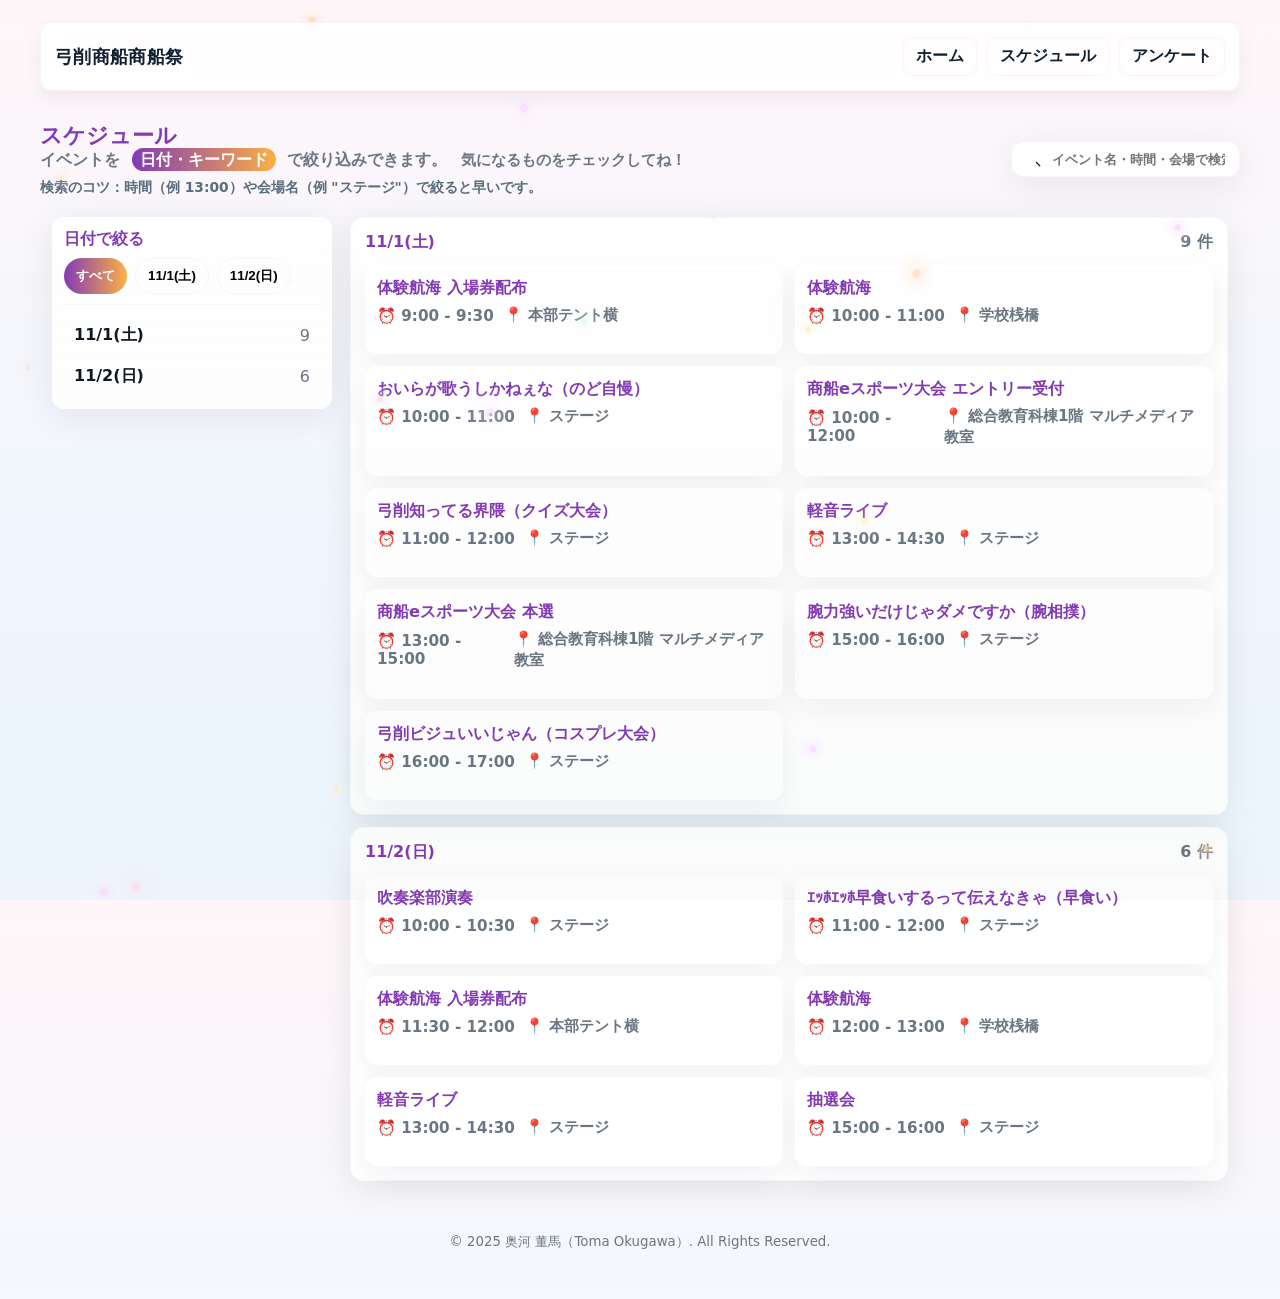
<file: html/schedule.html>
<!doctype html>
<html lang="ja">

<head>
  <meta charset="utf-8" />
  <meta name="viewport" content="width=device-width,initial-scale=1" />
  <title>弓削商船商船祭 - スケジュール</title>
  <link rel="stylesheet" href="../css/style.css">

  <style>
    #schedulePage {
      padding: 20px 0
    }

    .page-hero {
      display: flex;
      align-items: center;
      justify-content: space-between;
      gap: 12px;
      margin: 12px 0 20px
    }

    .page-hero .title {
      font-size: 1.35rem;
      font-weight: 800;
      color: var(--nav-accent)
    }

    .page-hero .subtitle {
      color: var(--muted);
      font-weight: 600
    }

    .controls {
      display: flex;
      gap: 12px;
      align-items: center
    }

    .search {
      display: flex;
      align-items: center;
      gap: 8px;
      padding: 8px 12px;
      border-radius: 12px;
      background: rgba(255, 255, 255, 0.9);
      box-shadow: var(--shadow);
      border: 1px solid rgba(16, 32, 48, 0.04)
    }

    .search input {
      border: 0;
      outline: none;
      background: transparent;
      font-weight: 600
    }

    .date-filters {
      display: flex;
      gap: 8px;
      flex-wrap: wrap
    }

    .date-filters button {
      padding: 8px 12px;
      border-radius: 999px;
      border: 1px solid rgba(16, 32, 48, 0.04);
      background: transparent;
      cursor: pointer;
      font-weight: 700
    }

    .date-filters button.active {
      background: linear-gradient(90deg, var(--accentA) 0%, var(--accentC) 100%);
      color: white;
      border: none
    }

    .subtitle .highlight {
      padding: 2px 8px;
      border-radius: 999px;
      font-weight: 900;
      background: linear-gradient(90deg, var(--accentA), var(--accentC));
      color: white;
      margin: 0 6px
    }

    .subtitle-meta {
      display: inline-block;
      margin-left: 8px;
      font-weight: 600;
      color: var(--muted);
      font-size: 0.95rem
    }

    .hint {
      margin-top: 8px;
      font-size: 0.86rem;
      color: rgba(19, 50, 68, 0.7)
    }

    .schedule-grid {
      display: grid;
      grid-template-columns: 280px 1fr;
      gap: 18px;
      align-items: start;
      margin-top: 8px
    }

    .dates-list {
      position: sticky;
      top: 88px;
      padding: 12px;
      border-radius: 12px;
      background: linear-gradient(180deg, rgba(255, 255, 255, 0.9), rgba(255, 255, 255, 0.85));
      box-shadow: var(--shadow);
      height: max-content
    }

    .dates-list h4 {
      margin: 0 0 8px;
      color: var(--nav-accent)
    }

    .dates-list .date-item {
      display: flex;
      justify-content: space-between;
      align-items: center;
      padding: 10px;
      border-radius: 10px;
      cursor: pointer
    }

    .dates-list .date-item:hover {
      background: linear-gradient(90deg, rgba(131, 58, 180, 0.06), rgba(252, 176, 69, 0.04))
    }

    .events-column {
      display: flex;
      flex-direction: column;
      gap: 12px
    }

    .date-group {
      background: var(--card);
      padding: 14px;
      border-radius: 14px;
      box-shadow: var(--shadow);
      border: 1px solid rgba(16, 32, 48, 0.03)
    }

    .date-group .group-header {
      display: flex;
      justify-content: space-between;
      align-items: center;
      gap: 12px
    }

    .group-header .g-title {
      font-weight: 800;
      color: var(--nav-accent)
    }

    .group-header .g-info {
      color: var(--muted);
      font-weight: 700
    }

    .events-grid {
      display: grid;
      grid-template-columns: repeat(2, 1fr);
      gap: 12px;
      margin-top: 12px
    }

    .event-card.custom {
      padding: 12px;
      border-radius: 12px;
      transition: transform .18s, box-shadow .18s
    }

    .event-card.custom:hover {
      transform: translateY(-6px);
      box-shadow: 0 18px 48px rgba(10, 20, 40, 0.12)
    }

    .event-meta-row {
      display: flex;
      gap: 10px;
      align-items: center;
      color: var(--muted);
      font-weight: 700;
      font-size: 0.95rem
    }

    .event-desc {
      margin-top: 8px;
      color: #133244
    }

    @media(max-width:980px) {
      .schedule-grid {
        grid-template-columns: 1fr
      }

      .events-grid {
        grid-template-columns: 1fr
      }

      .dates-list {
        position: relative;
        top: 0
      }
    }

    @media (max-width: 720px) {
      .page-hero {
        flex-direction: column;
        align-items: flex-start;
        gap: 8px;
      }

      .search input {
        width: 100%;
      }

      .schedule-grid {
        grid-template-columns: 1fr;
        gap: 14px;
      }

      .events-grid {
        grid-template-columns: 1fr;
      }

      .date-filters button {
        padding: 6px 10px;
        font-size: 0.85rem;
      }

      .date-item {
        font-size: 0.9rem;
      }
    }

    @media (max-width: 480px) {
      .page-hero .title {
        font-size: 1.2rem;
      }

      .page-hero .subtitle {
        font-size: 0.9rem;
      }

      .search {
        padding: 6px 8px;
      }

      .events-column {
        gap: 10px;
      }

      .event-card.custom h3 {
        font-size: 0.95rem;
      }

      .event-meta-row {
        flex-direction: column;
        gap: 4px;
        font-size: 0.85rem;
      }

      .date-group {
        padding: 10px;
      }

      .date-filters button {
        padding: 5px 8px;
        font-size: 0.8rem;
      }
    }
  </style>
</head>

<body>
  <canvas id="bgCanvas"></canvas>

  <header class="site-header">
    <div class="container header-inner">
      <div class="brand">
        <a class="logo" href="index.html">弓削商船商船祭</a>
      </div>
      <button id="navToggle" class="nav-toggle" aria-label="メニュー切替"><span class="hamburger"></span></button>
      <nav class="nav-links" id="navLinks">
        <a href="index.html">ホーム</a>
        <a href="schedule.html">スケジュール</a>
        <a href="survey.html">アンケート</a>
      </nav>
    </div>
  </header>

  <main class="container" id="schedulePage">
    <section class="page-hero">
      <div>
        <div class="title">スケジュール</div>
        <div class="subtitle">
          <span>イベントを</span>
          <span class="highlight">日付・キーワード</span>
          <span>で絞り込みできます。</span>
          <span class="subtitle-meta">気になるものをチェックしてね！</span>
          <div class="hint">検索のコツ：時間（例 13:00）や会場名（例 "ステージ"）で絞ると早いです。</div>
        </div>
      </div>

      <div class="controls">
        <div class="search" role="search" title="イベント検索">
          <svg width="18" height="18" viewBox="0 0 24 24" fill="none" aria-hidden>
            <path d="M21 21l-4.35-4.35" stroke="currentColor" stroke-width="1.6" stroke-linecap="round"
              stroke-linejoin="round" />
          </svg>
          <input id="searchInput" placeholder="イベント名・時間・会場で検索" aria-label="検索">
        </div>
      </div>

    </section>

    <section style="max-width:var(--maxW);margin:0 auto;padding:0 12px">
      <div class="schedule-grid">
        <aside class="dates-list">
          <h4>日付で絞る</h4>
          <div class="date-filters" id="dateFilters"></div>
          <hr style="border:none;border-top:1px solid rgba(16,32,48,0.04);margin:10px 0">
          <div id="datesListInner"></div>
        </aside>

        <section id="scheduleSection" class="events-column"></section>
      </div>
    </section>
  </main>

  <footer class="site-footer container"><small>&copy; 2025 奥河 董馬（Toma Okugawa）. All Rights Reserved.</small></footer>

  <script src="../js/shared.js"></script>
  <script>
    const events = [
      { date: '2025-11-01', time: '9:00 - 9:30', place: '本部テント横', title: '体験航海 入場券配布', desc: '' },
      { date: '2025-11-01', time: '10:00 - 11:00', place: '学校桟橋', title: '体験航海', desc: '' },
      { date: '2025-11-01', time: '10:00 - 11:00', place: 'ステージ', title: 'おいらが歌うしかねぇな（のど自慢）', desc: '' },
      { date: '2025-11-01', time: '10:00 - 12:00', place: '総合教育科棟1階 マルチメディア教室', title: '商船eスポーツ大会 エントリー受付', desc: '' },
      { date: '2025-11-01', time: '11:00 - 12:00', place: 'ステージ', title: '弓削知ってる界隈（クイズ大会）', desc: '' },
      { date: '2025-11-01', time: '13:00 - 14:30', place: 'ステージ', title: '軽音ライブ', desc: '' },
      { date: '2025-11-01', time: '13:00 - 15:00', place: '総合教育科棟1階 マルチメディア教室', title: '商船eスポーツ大会 本選', desc: '' },
      { date: '2025-11-01', time: '15:00 - 16:00', place: 'ステージ', title: '腕力強いだけじゃダメですか（腕相撲）', desc: '' },
      { date: '2025-11-01', time: '16:00 - 17:00', place: 'ステージ', title: '弓削ビジュいいじゃん（コスプレ大会）', desc: '' },
      { date: '2025-11-02', time: '10:00 - 10:30', place: 'ステージ', title: '吹奏楽部演奏', desc: '' },
      { date: '2025-11-02', time: '11:00 - 12:00', place: 'ステージ', title: 'ｴｯﾎｴｯﾎ早食いするって伝えなきゃ（早食い）', desc: '' },
      { date: '2025-11-02', time: '11:30 - 12:00', place: '本部テント横', title: '体験航海 入場券配布', desc: '' },
      { date: '2025-11-02', time: '12:00 - 13:00', place: '学校桟橋', title: '体験航海', desc: '' },
      { date: '2025-11-02', time: '13:00 - 14:30', place: 'ステージ', title: '軽音ライブ', desc: '' },
      { date: '2025-11-02', time: '15:00 - 16:00', place: 'ステージ', title: '抽選会', desc: '' }
    ];

    function formatDateJapanese(dateStr) {
      const d = new Date(dateStr + 'T00:00:00');
      const opts = { month: 'numeric', day: 'numeric', weekday: 'short' };
      return new Intl.DateTimeFormat('ja-JP', opts).format(d);
    }

    function groupByDate(arr) {
      return arr.reduce((acc, ev) => {
        (acc[ev.date] = acc[ev.date] || []).push(ev);
        return acc;
      }, {});
    }

    const scheduleSection = document.getElementById('scheduleSection');
    const dateFilters = document.getElementById('dateFilters');
    const datesListInner = document.getElementById('datesListInner');
    const searchInput = document.getElementById('searchInput');

    let activeDate = null;
    let filteredEvents = [...events];

    function render() {
      const grouped = groupByDate(filteredEvents);
      const dates = Object.keys(groupByDate(events)).sort();
      dateFilters.innerHTML = '';
      const allBtn = document.createElement('button');
      allBtn.textContent = 'すべて';
      allBtn.className = activeDate === null ? 'active' : '';
      allBtn.onclick = () => { activeDate = null; applyFilters(); };
      dateFilters.appendChild(allBtn);

      dates.forEach(d => {
        const btn = document.createElement('button');
        btn.textContent = formatDateJapanese(d);
        btn.className = (activeDate === d) ? 'active' : '';
        btn.onclick = () => { activeDate = d; applyFilters(); };
        dateFilters.appendChild(btn);
      });

      datesListInner.innerHTML = '';
      dates.forEach(d => {
        const item = document.createElement('div');
        item.className = 'date-item';
        item.innerHTML = `<div style="font-weight:800">${formatDateJapanese(d)}</div><div style="color:var(--muted)">${(groupByDate(events)[d] || []).length}</div>`;
        item.onclick = () => { activeDate = d; applyFilters(); window.scrollTo({ top: 0, behavior: 'smooth' }); };
        datesListInner.appendChild(item);
      });

      scheduleSection.innerHTML = '';
      const sortedDates = Object.keys(grouped).sort();
      if (sortedDates.length === 0) {
        const empty = document.createElement('div');
        empty.className = 'poster-placeholder';
        empty.innerHTML = `<div class="placeholder-inner"><div class="placeholder-title">該当するイベントはありません</div><div class="placeholder-sub">検索キーワードや日付フィルターを変えてみてください。</div></div>`;
        scheduleSection.appendChild(empty);
        return;
      }

      sortedDates.forEach(d => {
        const group = document.createElement('div');
        group.className = 'date-group';
        const header = document.createElement('div');
        header.className = 'group-header';
        header.innerHTML = `<div class="g-title">${formatDateJapanese(d)}</div><div class="g-info">${grouped[d].length} 件</div>`;
        group.appendChild(header);

        const grid = document.createElement('div');
        grid.className = 'events-grid';

        const parseStartMinutes = t => {
          if (!t) return 0;
          const part = (t.split('-')[0] || '').trim();
          const [hStr, mStr] = (part.split(':').map(s => s.trim()));
          const h = Number(hStr || 0);
          const m = Number(mStr || 0);
          if (Number.isNaN(h) || Number.isNaN(m)) return 0;
          return h * 60 + m;
        };

        grouped[d].sort((a, b) => parseStartMinutes(a.time) - parseStartMinutes(b.time)).forEach(ev => {
          const card = document.createElement('article');
          card.className = 'event-card custom';
          card.innerHTML = `
            <h3 style="margin:0 0 6px;color:var(--accentA);font-size:1.02rem">${ev.title}</h3>
            <div class="event-meta-row">
              <div title="時間">⏰ ${ev.time}</div>
              <div title="場所">📍 ${ev.place}</div>
            </div>
            <p class="event-desc">${ev.desc}</p>
          `;
          grid.appendChild(card);
        });

        group.appendChild(grid);
        scheduleSection.appendChild(group);
      });
    }

    function applyFilters() {
      const q = (searchInput.value || '').trim().toLowerCase();
      filteredEvents = events.filter(ev => {
        if (activeDate && ev.date !== activeDate) return false;
        if (!q) return true;
        return ([ev.title, ev.place, ev.time, ev.desc].join(' ')).toLowerCase().includes(q);
      });
      render();
    }

    searchInput.addEventListener('input', () => { applyFilters(); });

    render();

    document.getElementById('navToggle').addEventListener('click', () => {
      document.getElementById('navLinks').classList.toggle('show');
    });
  </script>
</body>

</html>
</file>
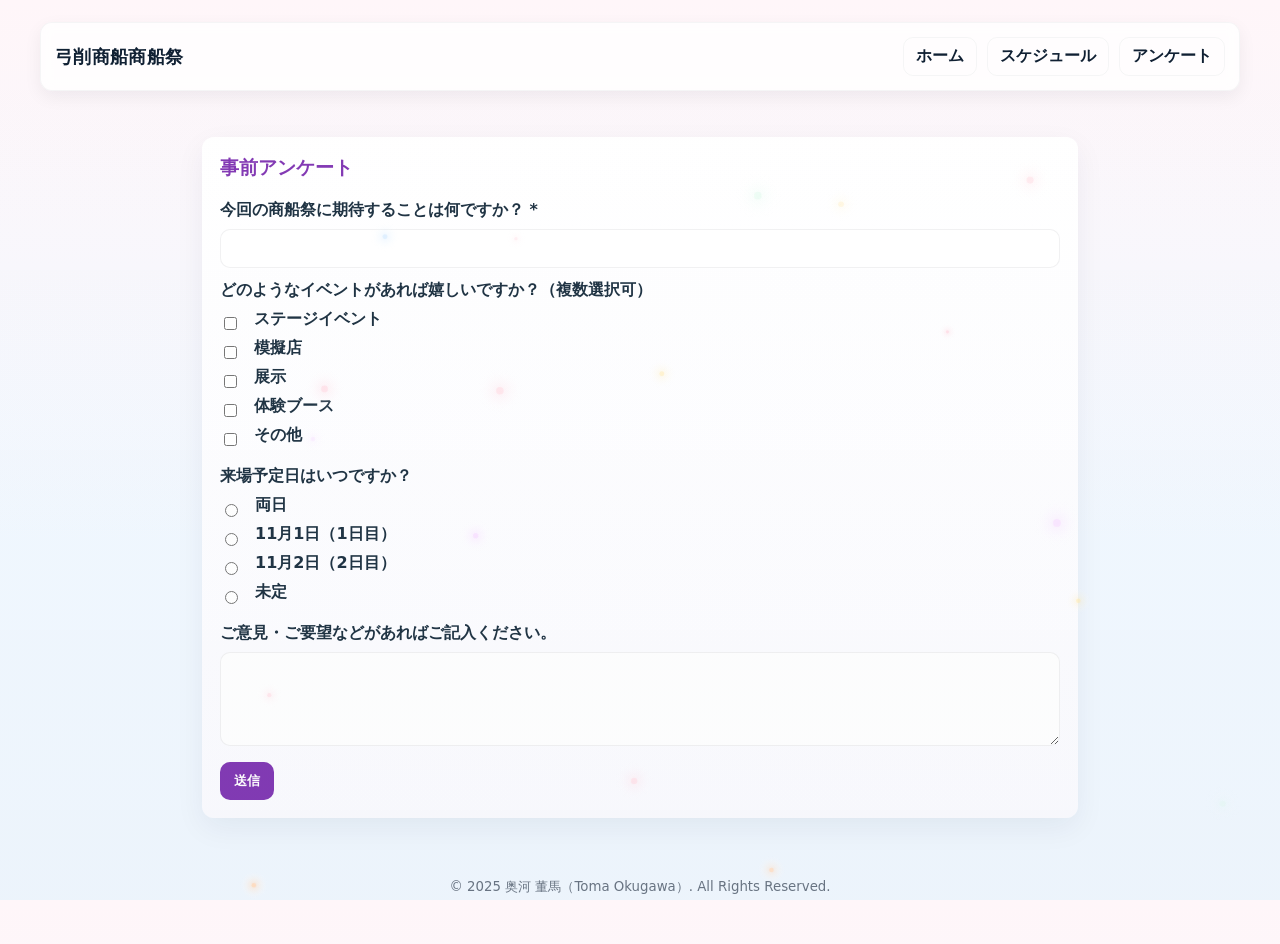
<file: html/survey.html>
<!doctype html>
<html lang="ja">

<head>
  <meta charset="utf-8" />
  <meta name="viewport" content="width=device-width,initial-scale=1" />
  <title>弓削商船商船祭 - アンケート</title>
  <link rel="stylesheet" href="../css/style.css">
  <style>
    .toast-success {
      display: none;
      padding: 12px 16px;
      border-radius: 10px;
      background: linear-gradient(90deg, #e6ffef, #d9fff2);
      color: #064c3b;
      box-shadow: 0 8px 20px rgba(6, 100, 80, 0.08);
      font-weight: 700;
      margin-bottom: 12px;
      text-align: center;
    }

    .toast-error {
      display: none;
      padding: 12px 16px;
      border-radius: 10px;
      background: linear-gradient(90deg, #ffe6e6, #ffd9d9);
      color: #5a1414;
      box-shadow: 0 8px 20px rgba(160, 40, 40, 0.06);
      font-weight: 700;
      margin-bottom: 12px;
      text-align: center;
    }

    .toast-show {
      display: block !important;
    }

    .other-input {
      margin-top: 8px;
      display: none;
    }

    .other-input .input {
      width: 100%;
      max-width: 100%;
    }
  </style>
</head>

<body>
  <canvas id="bgCanvas"></canvas>

  <header class="site-header">
    <div class="container header-inner">
      <div class="brand">
        <a class="logo" href="index.html">弓削商船商船祭</a>
      </div>
      <button id="navToggle" class="nav-toggle" aria-label="メニュー切替"><span class="hamburger"></span></button>
      <nav class="nav-links" id="navLinks">
        <a href="index.html">ホーム</a>
        <a href="schedule.html">スケジュール</a>
        <a href="survey.html" aria-current="page">アンケート</a>
      </nav>
    </div>
  </header>

  <main class="container" style="padding-top:18px">
    <section style="max-width:900px;margin:0 auto;padding:12px">
      <section class="survey-wrap" aria-live="polite">
        <div id="successToast" class="toast-success" role="status" aria-live="polite"></div>
        <div id="errorToast" class="toast-error" role="alert" aria-live="assertive"></div>

        <h3 style="margin-top:0;color:var(--accentA)">事前アンケート</h3>
        <form id="surveyForm" novalidate>
          <div id="surveyQuestions"></div>

          <div class="form-actions" style="margin-top:12px">
            <button type="submit" class="btn">送信</button>
          </div>
        </form>

        <div id="surveyResult"
          style="display:none;margin-top:12px;padding:10px;border-radius:8px;background:#f6fffa;border:1px solid rgba(6,120,90,0.06)">
        </div>
      </section>
    </section>
  </main>

  <footer class="site-footer container" style="margin-top:28px"><small>&copy; 2025 奥河 董馬（Toma Okugawa）. All Rights
      Reserved.</small></footer>

  <script src="../js/shared.js"></script>
  <script>
    (function () {
      const RECIPIENT_EMAIL = 'okugawa20081114@gmail.com';

      const questions = [
        { id: 'q1', q: '今回の商船祭に期待することは何ですか？', type: 'short', required: true },
        { id: 'q2', q: 'どのようなイベントがあれば嬉しいですか？（複数選択可）', type: 'checkbox', options: ['ステージイベント', '模擬店', '展示', '体験ブース', 'その他'], required: false },
        { id: 'q3', q: '来場予定日はいつですか？', type: 'mcq', options: ['両日', '11月1日（1日目）', '11月2日（2日目）', '未定'], required: false },
        { id: 'q4', q: 'ご意見・ご要望などがあればご記入ください。', type: 'long', required: false }
      ];

      const root = document.getElementById('surveyQuestions');

      function buildSurveyUI() {
        root.innerHTML = '';
        questions.forEach(q => {
          const div = document.createElement('div'); div.className = 'q';
          const label = document.createElement('label'); label.textContent = q.q + (q.required ? ' *' : ''); div.appendChild(label);

          if (q.type === 'short') {
            const inp = document.createElement('input'); inp.className = 'input'; inp.type = 'text'; inp.name = q.id;
            if (q.required) inp.required = true;
            div.appendChild(inp);
          } else if (q.type === 'long') {
            const ta = document.createElement('textarea'); ta.className = 'input'; ta.name = q.id; ta.rows = 4;
            if (q.required) ta.required = true;
            div.appendChild(ta);
          } else if (q.type === 'mcq' || q.type === 'checkbox') {
            const wrap = document.createElement('div'); wrap.className = 'choices';
            q.options.forEach((opt, i) => {
              const id = `${q.id}_${i}`;
              const line = document.createElement('div'); line.className = 'choice-inline';
              const input = document.createElement('input'); input.type = (q.type === 'mcq') ? 'radio' : 'checkbox';
              input.name = q.id; input.value = opt; input.id = id;
              const lab = document.createElement('label'); lab.htmlFor = id; lab.style.marginLeft = '6px'; lab.textContent = opt;
              line.appendChild(input); line.appendChild(lab); wrap.appendChild(line);
            });

            const otherDiv = document.createElement('div');
            otherDiv.className = 'other-input';
            otherDiv.innerHTML = `<input type="text" class="input" name="${q.id}_other" placeholder="その他の内容を入力してください">`;

            div.appendChild(wrap);
            div.appendChild(otherDiv);
          }

          root.appendChild(div);
        });

        attachOtherHandler();
      }

      function attachOtherHandler() {
        const q2Name = 'q2';
        const els = document.getElementsByName(q2Name);
        if (!els || els.length === 0) return;

        let parentQ = null;
        for (const e of els) {
          let p = e.closest('.q');
          if (p) {
            parentQ = p; break;
          }
        }
        if (!parentQ) return;
        const otherDiv = parentQ.querySelector('.other-input');
        const otherInput = otherDiv ? otherDiv.querySelector('input[name="q2_other"]') : null;

        let otherCheckbox = null;
        for (const e of els) {
          if (e.value === 'その他') { otherCheckbox = e; break; }
        }
        if (!otherCheckbox && els.length > 0) {
          otherCheckbox = els[els.length - 1];
        }

        if (!otherCheckbox || !otherDiv || !otherInput) return;

        function toggle() {
          if (otherCheckbox.checked) {
            otherDiv.style.display = 'block';
            otherInput.focus();
          } else {
            otherDiv.style.display = 'none';
            otherInput.value = '';
          }
        }
        otherCheckbox.addEventListener('change', toggle);

        toggle();
      }

      buildSurveyUI();

      const form = document.getElementById('surveyForm');
      const resultBox = document.getElementById('surveyResult');
      const successToast = document.getElementById('successToast');
      const errorToast = document.getElementById('errorToast');

      function showSuccessMessage(text) {
        successToast.textContent = text;
        successToast.classList.add('toast-show');
        setTimeout(() => { successToast.classList.remove('toast-show'); }, 5000);
      }
      function showErrorMessage(text) {
        errorToast.textContent = text;
        errorToast.classList.add('toast-show');
        setTimeout(() => { errorToast.classList.remove('toast-show'); }, 5000);
      }

      form.addEventListener('submit', function (e) {
        e.preventDefault();

        if (!form.reportValidity()) return;

        const data = {};
        let valid = true;
        questions.forEach(q => {
          if (q.type === 'short' || q.type === 'long') {
            const el = form.elements[q.id];
            const v = el ? el.value.trim() : '';
            data[q.id] = v;
            if (q.required && !v) valid = false;
          } else if (q.type === 'mcq') {
            const els = form.elements[q.id];
            let val = '';
            if (els) {
              if (els.length === undefined) val = els.checked ? els.value : '';
              else { for (let r of els) if (r.checked) { val = r.value; break; } }
            }
            data[q.id] = val;
            if (q.required && !val) valid = false;
          } else if (q.type === 'checkbox') {
            const els = form.elements[q.id];
            const arr = [];
            if (els) {
              if (els.length === undefined) {
                if (els.checked) arr.push(els.value);
              } else {
                for (let c of els) if (c.checked) arr.push(c.value);
              }
            }
            const otherEl = form.elements['q2_other'];
            const otherCheckbox = (els && els.length) ? Array.from(els).find(x => x.value === 'その他') : (els && els.value === 'その他' ? els : null);
            if (otherCheckbox && otherCheckbox.checked) {
              const otherText = otherEl ? otherEl.value.trim() : '';
              if (!otherText) {
                showErrorMessage('「その他」にチェックした場合は内容を入力してください。');
                valid = false;
              } else {
                arr.push(`その他: ${otherText}`);
              }
            }
            data[q.id] = arr;
            if (q.required && arr.length === 0) valid = false;
          }
        });

        if (!valid) return;

        const subject = `商船祭 事前アンケート`;
        const bodyText = `事前アンケート結果:\n\n${JSON.stringify(data, null, 2)}）`;
        const encodedSubj = encodeURIComponent(subject);
        const encodedBody = encodeURIComponent(bodyText);

        if (encodedBody.length > 15000) {
          showErrorMessage('入力が長すぎるため、内容を短くしてください。');
          return;
        }

        const mailto = `mailto:${encodeURIComponent(RECIPIENT_EMAIL)}?subject=${encodedSubj}&body=${encodedBody}`;
        window.location.href = mailto;

        showSuccessMessage('メール作成画面を開きました。内容を確認して送信してください。');
        resultBox.style.display = 'block';
        resultBox.innerHTML = '<strong>メール作成画面を開きました。内容を確認のうえ送信してください。</strong>';

        setTimeout(() => { form.reset(); attachOtherHandler(); }, 600);
      });

    })();
  </script>
</body>

</html>
</file>
<file: css/style.css>
:root {
  --accentA: #833ab4;
  --accentB: #fd1d1d;
  --accentC: #fcb045;
  --muted: #6b7684;
  --card: rgba(255, 255, 255, 0.94);
  --radius: 14px;
  --maxW: 1200px;
  --shadow: 0 8px 36px rgba(15, 20, 30, 0.08);
  --nav-text-dark: #102033;
  --nav-accent: var(--accentA);
}

* {
  box-sizing: border-box
}

html,
body {
  height: 100%;
  margin: 0;
  font-family: Inter, "Noto Sans JP", system-ui, -apple-system, "Segoe UI", Roboto, "Hiragino Kaku Gothic ProN", "メイリオ", sans-serif;
  background: linear-gradient(180deg, #fff6f9 0%, #f1f8ff 60%);
  color: #0f1720;
  -webkit-font-smoothing: antialiased
}

.container {
  max-width: var(--maxW);
  margin: 0 auto;
  padding: 0 18px
}

#bgCanvas {
  position: fixed;
  left: 0;
  top: 0;
  width: 100%;
  height: 100%;
  z-index: 0;
  pointer-events: none
}

.site-header {
  position: sticky;
  top: 12px;
  z-index: 50;
  padding: 10px 0
}

.header-inner {
  display: flex;
  align-items: center;
  justify-content: space-between;
  gap: 16px;
  background: rgba(255, 255, 255, 0.80);
  border: 1px solid rgba(16, 32, 48, 0.04);
  backdrop-filter: blur(6px);
  padding: 14px;
  border-radius: 12px;
  color: var(--nav-text-dark);
  box-shadow: 0 6px 18px rgba(10, 20, 30, 0.06);
}

.brand .logo {
  font-weight: 700;
  font-size: 1.15rem;
  letter-spacing: 0.02em;
  color: var(--nav-text-dark);
  text-decoration: none
}

.brand .sub {
  font-size: 0.82rem;
  opacity: 0.9;
  margin: 0;
  color: var(--muted)
}

.nav-links {
  display: flex;
  gap: 10px;
  align-items: center;
  z-index: 60;
}

.nav-links a {
  background: transparent;
  padding: 8px 12px;
  border-radius: 10px;
  color: var(--nav-text-dark);
  text-decoration: none;
  font-weight: 600;
  transition: all .18s;
  border: 1px solid rgba(16, 32, 48, 0.04);
}

.nav-links a:hover {
  transform: translateY(-3px);
  background: linear-gradient(90deg, rgba(131, 58, 180, 0.08), rgba(252, 176, 69, 0.06));
  color: var(--nav-accent);
}

.nav-toggle {
  display: none;
  background: transparent;
  border: none;
  cursor: pointer;
  padding: 8px;
  border-radius: 8px
}

.nav-toggle .hamburger {
  display: block;
  width: 22px;
  height: 2px;
  background: var(--nav-text-dark);
  position: relative
}

.nav-toggle .hamburger::before,
.nav-toggle .hamburger::after {
  content: "";
  position: absolute;
  left: 0;
  width: 22px;
  height: 2px;
  background: var(--nav-text-dark);
  transition: transform .18s
}

.nav-toggle .hamburger::before {
  top: -7px
}

.nav-toggle .hamburger::after {
  top: 7px
}

.hero-grid {
  display: grid;
  grid-template-columns: 1fr 360px;
  gap: 24px;
  align-items: start;
  margin: 28px auto;
  max-width: var(--maxW);
  padding: 0 18px
}

.poster-frame {
  background: var(--card);
  border-radius: 16px;
  padding: 16px;
  display: flex;
  align-items: center;
  justify-content: center;
  box-shadow: var(--shadow)
}

.poster-frame img {
  width: auto;
  height: 480px;
  object-fit: contain;
  border-radius: 12px
}

.info-card {
  background: linear-gradient(180deg, rgba(255, 255, 255, 0.96), rgba(255, 255, 255, 0.9));
  border-radius: 16px;
  padding: 18px;
  box-shadow: var(--shadow)
}

.info-card h3 {
  margin: 0 0 8px;
  color: var(--nav-accent)
}

.info-card .meta {
  color: var(--muted);
  line-height: 1.5;
  margin-bottom: 12px
}

.section-title {
  max-width: var(--maxW);
  margin: 12px auto;
  text-align: center;
  font-weight: 700;
  color: var(--nav-accent)
}

.poster-wrap {
  max-width: var(--maxW);
  margin: 8px auto;
  padding: 14px;
  border-radius: 16px;
  background: var(--card);
  box-shadow: var(--shadow)
}

.poster-slider {
  overflow: hidden
}

.poster-track {
  display: flex;
  gap: 16px;
  align-items: center;
  animation: scrollX linear infinite
}

.poster-item img {
  height: 420px;
  object-fit: cover;
  border-radius: 12px;
  box-shadow: 0 10px 26px rgba(10, 30, 60, 0.08);
  transition: transform .22s
}

.poster-item img:hover {
  transform: scale(1.02)
}

@keyframes scrollX {
  from {
    transform: translateX(0)
  }

  to {
    transform: translateX(-50%)
  }
}

.schedule-wrap {
  max-width: var(--maxW);
  margin: 18px auto;
  display: flex;
  flex-direction: column;
  gap: 12px;
  padding: 12px
}

.event-card {
  background: white;
  border-radius: 12px;
  padding: 16px;
  box-shadow: 0 10px 30px rgba(10, 30, 60, 0.06);
  width: 100%
}

.event-card h3 {
  margin: 0 0 6px;
  color: var(--nav-accent)
}

.event-meta {
  color: var(--muted);
  margin-bottom: 8px
}

.event-desc {
  color: #213642
}

.survey-wrap {
  max-width: 880px;
  margin: 18px auto;
  padding: 18px;
  border-radius: 12px;
  background: linear-gradient(180deg, #fff, #fbfbff);
  box-shadow: 0 10px 30px rgba(10, 30, 60, 0.06)
}

.q {
  margin-bottom: 12px
}

.q label {
  display: block;
  font-weight: 700;
  margin-bottom: 8px;
  color: #203444
}

.input,
textarea,
select {
  width: 100%;
  padding: 10px;
  border-radius: 10px;
  border: 1px solid rgba(20, 30, 40, 0.06);
  font-size: 0.95rem;
  background: white
}

.choice-inline {
  display: flex;
  align-items: center;
  gap: 8px
}

.rating-row {
  display: flex;
  gap: 10px;
  align-items: center
}

.rating-row label {
  display: flex;
  align-items: center;
  gap: 8px;
  padding: 8px 10px;
  border-radius: 10px;
  background: #fff;
  border: 1px solid rgba(20, 30, 40, 0.04);
  cursor: pointer
}

.rating-row input[type="radio"] {
  accent-color: var(--nav-accent);
  width: 16px;
  height: 16px
}

.form-actions {
  display: flex;
  gap: 8px;
  margin-top: 10px;
  align-items: center
}

.btn {
  background: var(--nav-accent);
  color: #fff;
  padding: 10px 14px;
  border-radius: 10px;
  border: none;
  cursor: pointer;
  font-weight: 700
}

.btn.secondary {
  background: #fff;
  color: var(--nav-accent);
  border: 1px solid rgba(19, 111, 168, 0.12)
}

.site-footer {
  max-width: var(--maxW);
  margin: 30px auto;
  text-align: center;
  color: var(--muted);
  padding-bottom: 3rem
}

@media(max-width:980px) {
  .hero-grid {
    grid-template-columns: 1fr 320px
  }

  .poster-frame img {
    height: 420px
  }

  .poster-item img {
    height: 360px
  }
}

@media(max-width:720px) {
  .hero-grid {
    grid-template-columns: 1fr;
    gap: 14px
  }

  .nav-links {
    display: none;
    position: fixed;
    right: 16px;
    top: 84px;
    padding: 12px;
    border-radius: 12px;
    box-shadow: 0 10px 30px rgba(10, 30, 60, 0.08);
    z-index: 120
  }

  .nav-links.show {
    display: flex;
    flex-direction: column;
    gap: 8px;
    background: #ffffff;
    border: 1px solid rgba(16, 32, 48, 0.04);
    min-width: 160px;
  }

  .nav-links.show a {
    color: var(--nav-text-dark);
    background: transparent;
    padding: 10px 12px;
    border-radius: 8px;
    border: none;
  }

  .nav-links.show a:hover {
    background: linear-gradient(90deg, rgba(131, 58, 180, 0.06), rgba(252, 176, 69, 0.04));
    color: var(--nav-accent);
  }

  .nav-toggle {
    display: block
  }

  .poster-item img {
    height: 260px
  }

  .poster-frame img {
    height: 320px
  }
}

@media(max-width:420px) {
  .poster-item img {
    height: 180px
  }

  .poster-frame img {
    height: 260px
  }

  .brand .logo {
    font-size: 1rem
  }
}

.poster-placeholder {
  width: 100%;
  height: 480px;
  display: flex;
  align-items: center;
  justify-content: center;
  border-radius: 12px;
  background: linear-gradient(180deg, rgba(250, 250, 252, 0.9), rgba(243, 248, 255, 0.9));
  box-shadow: 0 10px 26px rgba(10, 30, 60, 0.06);
  padding: 20px;
  text-align: center;
  color: #123246;
}

.poster-placeholder .placeholder-inner {
  max-width: 420px;
  padding: 18px;
  border-radius: 12px;
  background: linear-gradient(180deg, rgba(255, 255, 255, 0.95), rgba(255, 255, 255, 0.88));
  box-shadow: 0 6px 18px rgba(10, 30, 50, 0.04);
}

.placeholder-title {
  font-size: 1.15rem;
  font-weight: 700;
  color: var(--nav-accent, #833ab4);
  margin-bottom: 8px;
}

.placeholder-sub {
  font-size: 0.98rem;
  color: var(--muted, #6b7684);
  margin-bottom: 8px;
}

@media (max-width:920px) {
  .poster-placeholder {
    height: 420px;
  }

  .poster-placeholder .placeholder-inner {
    max-width: 360px;
  }
}

@media (max-width:420px) {
  .poster-placeholder {
    height: 320px;
    padding: 12px;
  }

  .poster-placeholder .placeholder-inner {
    padding: 12px;
  }

  .placeholder-title {
    font-size: 1rem;
  }
}
</file>
